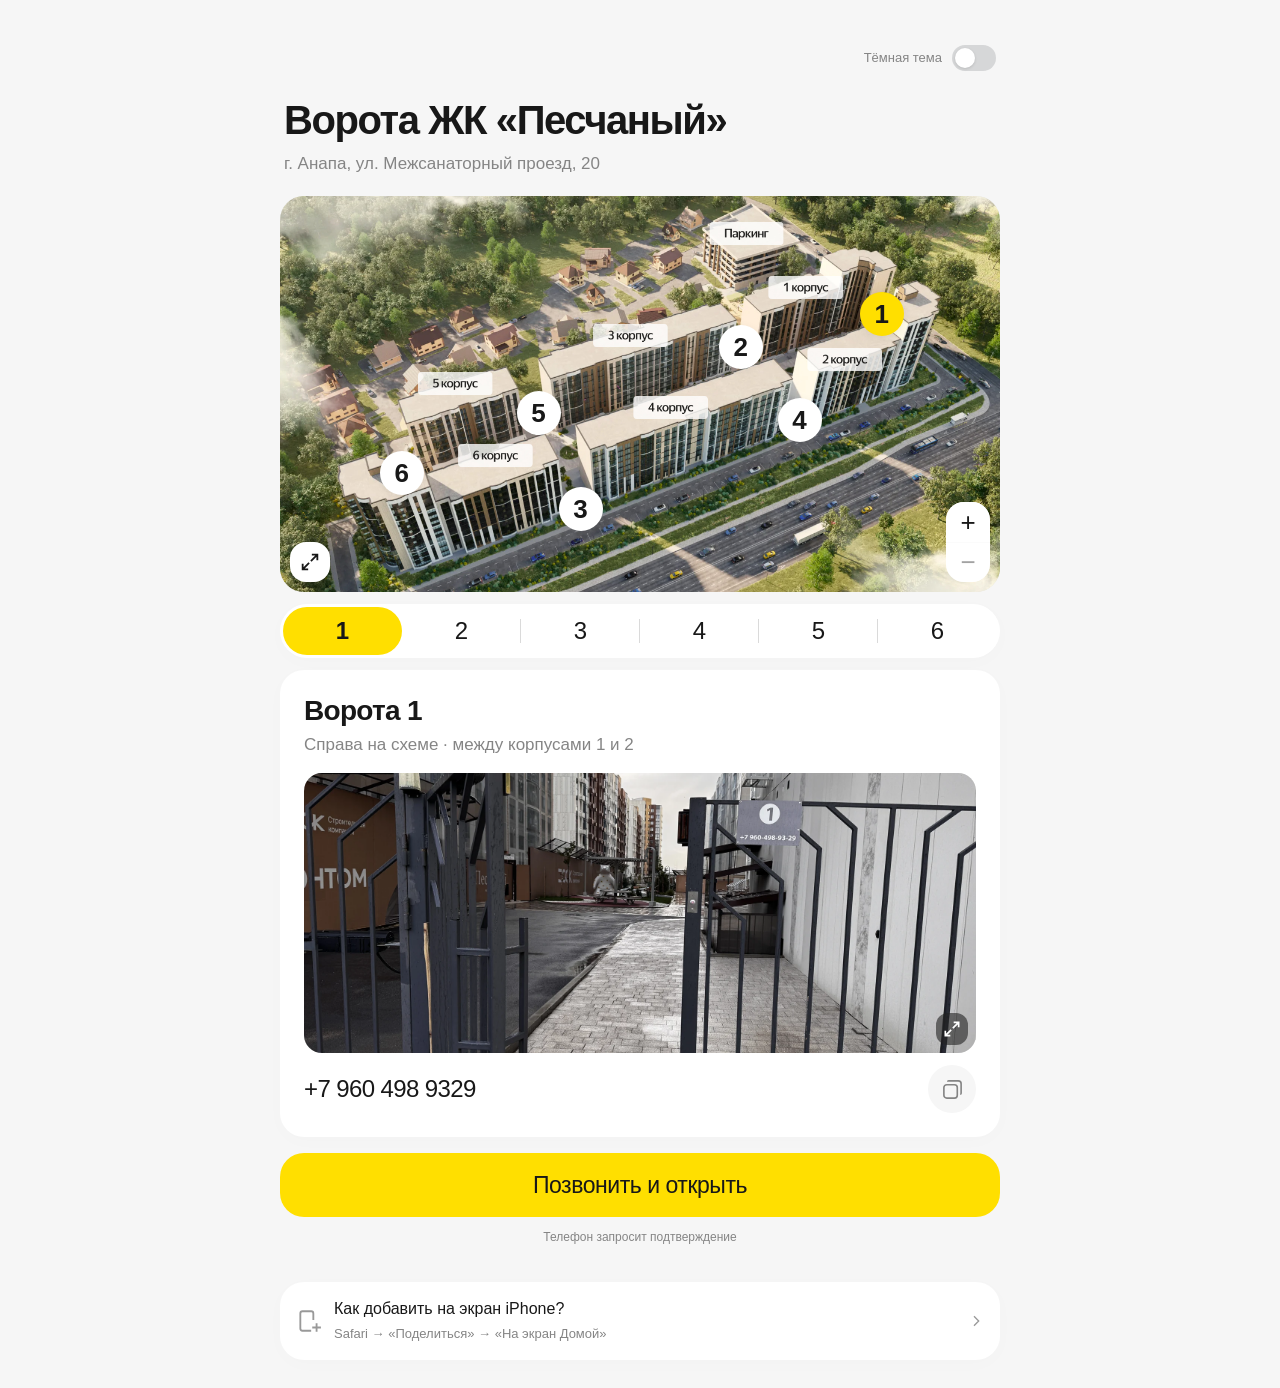
<file: index.html>
<!doctype html><html lang="ru"><head><meta charset="UTF-8"><meta name="viewport" content="width=device-width, initial-scale=1, viewport-fit=cover"><meta name="theme-color" content="#F6F6F6"><meta name="description" content="Карта калиток ЖК Песчаный и звонок для открытия"><meta name="apple-mobile-web-app-capable" content="yes"><meta name="apple-mobile-web-app-status-bar-style" content="default"><meta name="format-detection" content="telephone=no"><title>Ворота ЖК «Песчаный»</title><link rel="manifest" href="./manifest-v18.webmanifest"><link rel="icon" href="./assets/icon-v16-192.png"><link rel="apple-touch-icon" sizes="180x180" href="./assets/icon-v16-180.png"><script src="./theme-v18.js"></script><link rel="stylesheet" href="./styles-v18.css"></head><body>
<main><div class="theme-row"><button id="theme-toggle" role="switch" aria-checked="false" aria-label="Тёмная тема"><span>Тёмная тема</span><span class="switch-track" aria-hidden="true"><span class="switch-thumb"></span></span></button></div><p id="theme-status" class="sr-only" role="status"></p><header><h1>Ворота ЖК «Песчаный»</h1><p>г. Анапа, ул. Межсанаторный проезд, 20</p></header>
<section class="map-card" aria-label="Карта территории"><div id="viewport" tabindex="0" role="region" aria-label="Карта калиток. Плюс и минус — масштаб, стрелки — перемещение, 0 — сброс."><div id="scene"><img id="plan" src="./assets/masterplan-perspective.jpg" width="2400" height="1320" draggable="false" alt="План ЖК Песчаный, дорога снизу"><img id="plan-night" src="./assets/masterplan-night-v17.jpg" width="2400" height="1320" draggable="false" alt="" aria-hidden="true"><div id="markers"></div></div><div class="controls"><button id="zoom-in" aria-label="Увеличить карту">+</button><button id="zoom-out" aria-label="Уменьшить карту">−</button></div><button id="expand-map" class="expand-map" aria-label="Развернуть карту"><svg viewBox="0 0 24 24" fill="none" stroke="currentColor" stroke-width="2" aria-hidden="true"><path d="M14 4h6v6M20 4l-7 7M10 20H4v-6M4 20l7-7"/></svg></button><button id="reset" class="reset" aria-label="Сбросить масштаб карты" hidden>Сбросить</button></div></section>
<section class="gates-section" aria-labelledby="list-title"><h2 id="list-title" class="sr-only">Выберите вход во двор</h2><div id="gate-list" role="tablist" aria-label="Выбор калитки"></div><div class="detail" id="gate-panel" role="tabpanel" tabindex="0"><h2 id="gate-title"></h2><p id="gate-description"></p><div class="photo-wrap"><div id="photo-area"><span>Загружаем фотографию…</span></div><button id="expand-photo" aria-label="Открыть фотографию калитки крупнее"><svg viewBox="0 0 24 24" fill="none" stroke="currentColor" stroke-width="2" aria-hidden="true"><path d="M14 4h6v6M20 4l-7 7M10 20H4v-6M4 20l7-7"/></svg></button></div><div class="phone-row"><span id="phone-number"></span><button id="copy-phone" aria-label="Скопировать номер телефона"><svg viewBox="0 0 24 24" fill="none" stroke="currentColor" stroke-width="1.7" aria-hidden="true"><rect x="3" y="7" width="14" height="14" rx="3"/><path d="M7 4a1 1 0 0 1 1-1h10a3 3 0 0 1 3 3v10a1 1 0 0 1-1 1"/></svg></button></div><p id="copy-status" role="status"></p></div><div id="call-action"></div><p id="call-note">Телефон запросит подтверждение</p></section>
<footer><button id="install"><svg class="install-icon" viewBox="0 0 24 24" fill="none" stroke="currentColor" stroke-width="1.7" aria-hidden="true"><path d="M14 21H6a2 2 0 0 1-2-2V5a2 2 0 0 1 2-2h8a2 2 0 0 1 2 2v6M19 14v8M15 18h8"/></svg><span><strong>Как добавить на экран iPhone?</strong><small>Safari → «Поделиться» → «На экран Домой»</small></span><svg class="chevron" viewBox="0 0 24 24" fill="none" stroke="currentColor" stroke-width="2" aria-hidden="true"><path d="m9 5 7 7-7 7"/></svg></button><p id="connection" role="status"></p></footer></main>
<dialog id="map-dialog" class="media-dialog" aria-label="Карта территории на весь экран"><div class="viewer-head"><h2>Карта территории</h2><button id="close-map" aria-label="Закрыть карту">×</button></div><div id="map-dialog-body"></div></dialog><dialog id="photo-dialog" class="media-dialog" aria-labelledby="photo-title"><div class="viewer-head"><h2 id="photo-title">Фотография калитки</h2><button id="close-photo" aria-label="Закрыть фотографию">×</button></div><img id="large-photo" alt=""></dialog><dialog id="install-help" aria-labelledby="install-title"><button id="close-help" aria-label="Закрыть инструкцию"><svg viewBox="0 0 24 24" fill="none" stroke="currentColor" stroke-width="2" stroke-linecap="round" aria-hidden="true"><path d="m6 6 12 12M18 6 6 18"/></svg></button><h2 id="install-title" tabindex="-1" autofocus>Всегда под рукой</h2><p>Откройте сайт в Safari на iPhone.</p><ol><li>Нажмите «Поделиться» — значок со стрелкой вверх.</li><li>Выберите «На экран Домой».</li><li>Если есть переключатель «Открывать как веб-приложение», включите его. Нажмите «Добавить».</li></ol><p class="muted">После первой загрузки карта и фотографии доступны без интернета. Для звонка нужна мобильная связь.</p></dialog><noscript>Включите JavaScript для выбора калиток. Телефоны: 1 — +79604989329; 2 — +79604957663; 3 — +79604989331; 4 — +79604989344; 5 — +79604989345; 6 — +79604989466.</noscript><script type="module" src="./app-v18.js"></script></body></html>
</file>
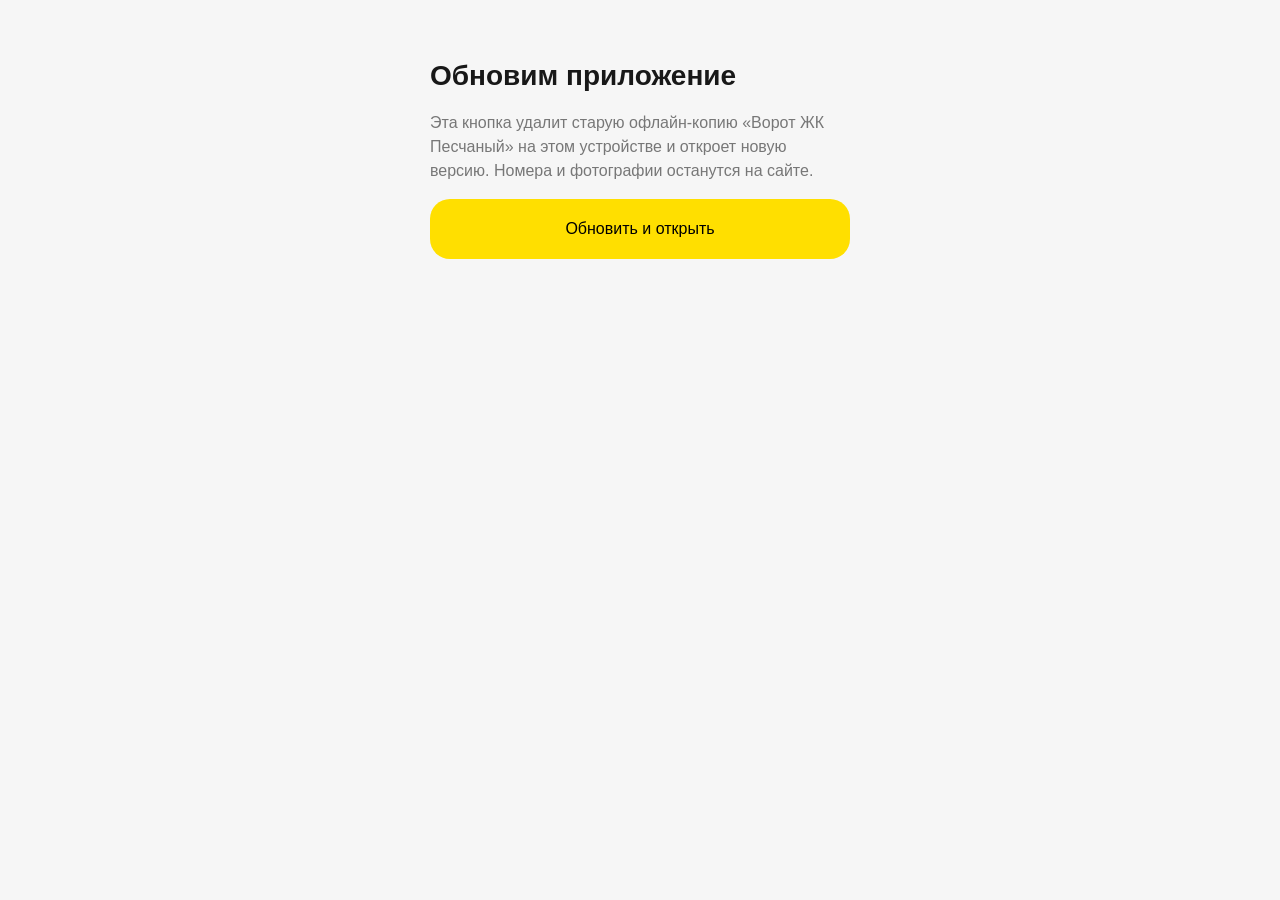
<file: repair.html>
<!doctype html><html lang="ru"><head><meta charset="utf-8"><meta name="viewport" content="width=device-width,initial-scale=1,viewport-fit=cover"><meta name="theme-color" content="#f6f6f6"><title>Обновление приложения</title><style>body{margin:0;background:#f6f6f6;color:#181818;font:16px/1.5 -apple-system,BlinkMacSystemFont,Arial,sans-serif}main{max-width:420px;margin:auto;padding:calc(40px + env(safe-area-inset-top)) 24px}h1{font-size:28px;line-height:1.2}button{font:inherit;background:#ffdf00;border:0;border-radius:20px;padding:18px;width:100%;cursor:pointer}p{color:#777}#status{font-size:14px}</style></head><body><main><h1>Обновим приложение</h1><p>Эта кнопка удалит старую офлайн-копию «Ворот ЖК Песчаный» на этом устройстве и откроет новую версию. Номера и фотографии останутся на сайте.</p><button id="repair">Обновить и открыть</button><p id="status" role="status"></p></main><script>
const button=document.getElementById('repair'),status=document.getElementById('status');
button.onclick=async()=>{button.disabled=true;status.textContent='Проверяем доступность новой версии…';try{
 const base=new URL('./',location.href);
 const response=await fetch(new URL('index.html?verify='+Date.now(),base),{cache:'no-store'});
 if(!response.ok)throw new Error('Сайт пока недоступен.');const html=await response.text();if(!html.includes('app-v18.js'))throw new Error('Новая версия ещё не опубликована. Подождите завершения публикации GitHub.');
 for(const file of ['assets/masterplan-night-v17.jpg','manifest-v18.webmanifest','assets/icon-v16-180.png','assets/icon-v16-192.png','assets/icon-v16-512.png','theme-v18.js','styles-v18.css','app-v18.js','gates-v18.js','assets/masterplan-perspective.jpg',...[1,2,3,4,5,6].map(n=>`assets/gate-${n}.webp`)]){const r=await fetch(new URL(file+'?verify='+Date.now(),base),{cache:'no-store'});if(!r.ok)throw new Error('Не все файлы загружены. Загрузите весь архив и повторите.');}
 status.textContent='Удаляем старую копию…';
 if('serviceWorker'in navigator){const regs=await navigator.serviceWorker.getRegistrations();await Promise.all(regs.filter(r=>r.scope===base.href).map(r=>r.unregister()));}
 if('caches'in window){const keys=await caches.keys();await Promise.all(keys.filter(k=>k.startsWith('anapa-gates-')).map(k=>caches.delete(k)));}
 location.replace(new URL('?updated='+Date.now(),base).href);
 }catch(e){status.textContent=e.message||'Не удалось обновить. Проверьте интернет и повторите.';button.disabled=false;}};
</script></body></html>
</file>
<file: styles-v18.css>
:root{color-scheme:light;--bg:#f6f6f6;--ink:#181818;--muted:#858585;--yellow:#ffdf00;--radius:24px;--shadow:0 4px 20px #00000004;font-family:-apple-system,BlinkMacSystemFont,"Segoe UI",Roboto,Helvetica,Arial,sans-serif}*{box-sizing:border-box}body{margin:0;background:var(--bg);color:var(--ink);font-size:16px;line-height:1.4}button,a{-webkit-tap-highlight-color:transparent}button{font:inherit;border:0;cursor:pointer;color:inherit}button:disabled{opacity:.4;cursor:default}button:focus-visible,a:focus-visible,[tabindex]:focus-visible{outline:3px solid #547bb1;outline-offset:3px}h1,h2,p{margin:0}svg{display:block;width:24px;height:24px;flex-shrink:0}main{max-width:760px;margin:auto;padding:calc(24px + env(safe-area-inset-top,0px)) max(20px,env(safe-area-inset-right,0px)) calc(28px + env(safe-area-inset-bottom,0px)) max(20px,env(safe-area-inset-left,0px))}header{margin:0 4px 16px}h1{font-size:clamp(25px,7.2vw,40px);font-weight:750;line-height:1.2;letter-spacing:-.035em}header p{font-size:15px;line-height:1.4;color:var(--muted);margin-top:8px}.map-card{border-radius:var(--radius);overflow:hidden}#viewport{position:relative;width:100%;aspect-ratio:1200/660;overflow:hidden;touch-action:none;cursor:grab;background:#e4e6de}#viewport:active{cursor:grabbing}#scene{position:absolute;transform-origin:0 0;aspect-ratio:1200/660;will-change:transform}#plan{display:block;width:100%;height:100%;user-select:none;pointer-events:none}#markers{position:absolute;inset:0}.marker{position:absolute;transform:translate(-50%,-50%) scale(var(--inverse,1));width:clamp(28px,7.4vw,44px);height:clamp(28px,7.4vw,44px);display:grid;place-items:center;border-radius:50%;background:#fff;font-size:clamp(17px,4.5vw,26px);line-height:1;font-weight:600;padding:0;z-index:1;box-shadow:0 2px 8px #0001}.marker[aria-pressed=true]{background:var(--yellow);z-index:2}.controls{position:absolute;right:10px;bottom:10px;border-radius:18px;overflow:hidden;background:#fff;box-shadow:var(--shadow)}.controls button{display:block;width:40px;height:36px;background:white;font-size:26px;line-height:1}.controls button+button{border-top:1px solid var(--bg)}.expand-map{position:absolute;left:10px;bottom:10px;width:40px;height:40px;border-radius:16px;background:#fff;display:grid;place-items:center}.expand-map svg{width:22px;height:22px}.reset{position:absolute;top:10px;left:10px;background:#fff;padding:8px 12px;border-radius:14px;font-size:12px}.gates-section{margin-top:12px}.sr-only{position:absolute;width:1px;height:1px;padding:0;margin:-1px;overflow:hidden;clip:rect(0,0,0,0);white-space:nowrap;border:0}#gate-list{--selected:1;position:relative;display:grid;grid-template-columns:repeat(6,minmax(0,1fr));background:#fff;border-radius:999px;padding:3px;box-shadow:var(--shadow);isolation:isolate}#gate-list:before{content:'';position:absolute;top:3px;bottom:3px;left:3px;width:calc((100% - 6px)/6);background:var(--yellow);border-radius:999px;transform:translateX(calc(var(--selected)*100%));z-index:-1}.gate-item{background:none;height:42px;position:relative;font-size:21px;font-weight:400;padding:0;border-radius:999px}.gate-item[aria-selected=true]{font-weight:600}.gate-item:not(:last-child):after{content:'';position:absolute;right:0;top:12px;bottom:12px;width:1px;background:#ddd}.gate-item[aria-selected=true]:after,.gate-item:has(+[aria-selected=true]):after{opacity:0}.detail{margin-top:12px;background:#fff;border-radius:var(--radius);padding:18px;box-shadow:var(--shadow)}#gate-title{font-size:24px;font-weight:700;letter-spacing:-.025em;line-height:1.2}#gate-description{font-size:15px;color:var(--muted);margin-top:6px;min-height:21px}.photo-wrap{margin-top:16px;position:relative;border-radius:18px;overflow:hidden;background:var(--bg)}#photo-area{width:100%;aspect-ratio:2.4;display:grid;place-items:center;overflow:hidden;font-size:12px;color:var(--muted);cursor:zoom-in}#photo-area img{display:block;min-height:0;width:100%;height:100%;object-fit:cover;object-position:center 43%}#expand-photo{position:absolute;right:8px;bottom:8px;display:grid;place-items:center;width:32px;height:32px;border-radius:12px;background:#2229;color:#fff}#expand-photo svg{width:20px;height:20px}.phone-row{display:flex;align-items:center;gap:10px;margin-top:12px}#phone-symbol,#copy-phone{width:40px;height:40px;border-radius:50%;background:var(--bg);display:grid;place-items:center;flex-shrink:0}#phone-symbol svg{width:22px;height:22px}#phone-number{flex:1;font-size:clamp(17px,4.65vw,24px);font-weight:650;white-space:nowrap;letter-spacing:-.025em}#copy-phone{color:var(--muted)}#copy-phone svg{width:23px;height:23px}#copy-status{font-size:12px;color:var(--muted)}#copy-status:not(:empty){margin-top:8px}#call-action{margin-top:16px}.call{display:flex;align-items:center;justify-content:center;gap:12px;width:100%;min-height:64px;background:var(--yellow);color:var(--ink);border-radius:24px;text-decoration:none;font-size:clamp(18px,4.9vw,23px);font-weight:650;letter-spacing:-.02em}#call-note{font-size:12px;text-align:center;color:var(--muted);margin-top:12px}footer{margin-top:20px}#install{display:flex;align-items:center;text-align:left;gap:12px;width:100%;padding:16px;background:#fff;border-radius:var(--radius);box-shadow:var(--shadow)}#install span{flex:1;min-width:0}#install strong{display:block;font-size:14px;font-weight:400;line-height:1.4}#install small{display:block;color:var(--muted);font-size:11px;line-height:1.5;margin-top:4px}#install .install-icon{color:#999;width:26px;height:26px}#install .chevron{color:#999;width:16px;height:16px}#connection{font-size:11px;color:var(--muted);text-align:center;margin-top:12px}#connection:empty{display:none}dialog{border:0;color:var(--ink);background:white;border-radius:24px;padding:24px;width:calc(100% - 32px);max-width:440px;font:inherit}dialog::backdrop{background:#0007;backdrop-filter:blur(4px)}dialog h2{font-size:24px;letter-spacing:-.02em;margin-bottom:12px}dialog ol{padding-left:22px}dialog li{margin:10px 0}.muted{color:var(--muted);font-size:13px}#close-help{position:absolute;right:12px;top:12px;border-radius:50%;width:32px;height:32px;font-size:24px;background:var(--bg)}#install-help h2{padding-right:24px}.media-dialog{width:100%;max-width:none;height:100%;height:100dvh;max-height:none;margin:0;padding:env(safe-area-inset-top,0px) env(safe-area-inset-right,0px) env(safe-area-inset-bottom,0px) env(safe-area-inset-left,0px);border-radius:0;background:var(--bg);overflow:hidden}.media-dialog[open]{display:flex;flex-direction:column}.viewer-head{display:flex;align-items:center;justify-content:space-between;gap:16px;padding:12px 20px;flex-shrink:0}.viewer-head h2{margin:0;font-size:19px}.viewer-head button{background:#fff;border-radius:50%;font-size:26px;width:40px;height:40px}#map-dialog-body{flex:1;min-height:0}#map-dialog-body #viewport{width:100%;height:100%;aspect-ratio:auto}#large-photo{display:block;flex:1;min-height:0;width:100%;object-fit:contain}body:has(dialog[open]){overflow:hidden}#map-dialog .expand-map{display:none}@media(min-width:600px){main{padding-top:calc(36px + env(safe-area-inset-top,0px))}header{margin-bottom:20px}header p{font-size:17px}.gate-item{height:48px;font-size:24px}.detail{padding:24px}#gate-title{font-size:28px}#gate-description{font-size:17px}.phone-row{gap:16px}#phone-symbol,#copy-phone{width:48px;height:48px}#photo-area{aspect-ratio:2.4}.controls button{width:44px;height:40px}#install strong{font-size:16px}#install small{font-size:13px}}@media(prefers-reduced-motion:no-preference){#gate-list:before{transition:transform 180ms ease}.marker,.call{transition:background 180ms ease}.call:hover{background:#f2d400}}@media(max-width:350px){.detail{padding:14px}.phone-row{gap:6px}#phone-symbol,#copy-phone{width:34px;height:34px}#install{gap:8px;padding:14px}#install strong{font-size:13px}#install small{font-size:10px}}
@media(max-width:350px){.expand-map{width:32px;height:32px;left:6px;bottom:6px;border-radius:12px}.controls{right:6px;bottom:6px;border-radius:14px}.controls button{width:34px;height:32px}}

/* Более лёгкая типографика: акцент остаётся на заголовках и выбранных воротах. */
header p,#gate-description{font-weight:350}#phone-number{font-weight:400}.call{font-weight:400}

/* Light remains the default; an explicit choice is persisted on this device. */
:root{--surface:#fff;--subtle:#f6f6f6}
:root[data-theme="dark"]{color-scheme:dark;--bg:#191b1e;--ink:#f3f3f2;--muted:#a9abad;--surface:#272a2e;--subtle:#33373c;--shadow:0 4px 20px #00000012}
#gate-list,.detail,#install,dialog,.viewer-head button{background:var(--surface)}
.controls,.controls button,.expand-map,.reset{background:var(--surface);color:var(--ink)}
.controls button+button{border-color:var(--subtle)}
#copy-phone,#close-help{background:var(--subtle)}
.photo-wrap{background:var(--subtle)}
.marker{color:#181818}.call{color:#181818}
.gate-item[aria-selected="true"]{color:#181818}
.gate-item:not(:last-child):after{background:var(--muted);opacity:.3}
.gate-item[aria-selected=true]:after,.gate-item:has(+[aria-selected=true]):after{opacity:0}
.media-dialog{background:var(--bg)}
.theme-row{display:flex;justify-content:flex-end;margin-top:8px}
#theme-toggle{display:flex;align-items:center;gap:10px;min-height:44px;padding:4px 0 4px 8px;background:none;color:var(--muted);font-size:13px;font-weight:400}
.switch-track{display:block;position:relative;width:44px;height:26px;background:#d6d7d8;border-radius:999px;flex-shrink:0}
.switch-thumb{position:absolute;left:3px;top:3px;width:20px;height:20px;background:#fff;border-radius:50%;box-shadow:0 1px 3px #0002}
#theme-toggle[aria-checked="true"] .switch-track{background:var(--yellow)}
#theme-toggle[aria-checked="true"] .switch-thumb{transform:translateX(18px);background:#242628}
@media(prefers-reduced-motion:no-preference){.switch-thumb{transition:transform 180ms ease}.switch-track{transition:background 180ms ease}}

/* Independent theme control above the title, with a shared day/night map scene. */
.theme-row{margin:0 4px 16px;min-height:44px}
#plan-night{position:absolute;inset:0;display:block;width:100%;height:100%;user-select:none;pointer-events:none;opacity:0}
#plan{opacity:1}
:root[data-theme="dark"] #viewport{background-color:#181a1d}
:root[data-theme="dark"] #plan-night{opacity:1}
@media(prefers-reduced-motion:no-preference){
 .theme-animate body,.theme-animate .detail,.theme-animate #gate-list,.theme-animate #install,.theme-animate dialog,.theme-animate .viewer-head button,.theme-animate .controls,.theme-animate .controls button,.theme-animate .expand-map,.theme-animate .reset,.theme-animate #copy-phone,.theme-animate #close-help,.theme-animate .photo-wrap{transition:background-color 420ms ease-in-out,color 420ms ease-in-out,box-shadow 420ms ease-in-out,border-color 420ms ease-in-out}
 .theme-animate header p,.theme-animate #gate-description,.theme-animate #call-note,.theme-animate #theme-toggle,.theme-animate #install small,.theme-animate #copy-status,.theme-animate #connection,.theme-animate .muted{transition:color 420ms ease-in-out}
 .theme-animate #plan,.theme-animate #plan-night{transition:opacity 420ms ease-in-out}
 .theme-animate .gate-item{transition:color 420ms ease-in-out}
}

/* Separate the installation tip; use a geometrically centered close icon. */
footer{margin-top:36px}
#close-help{display:grid;place-items:center;padding:0;line-height:1;appearance:none;-webkit-appearance:none}
#close-help svg{width:20px;height:20px}
#install-title:focus{outline:none}
</file>
